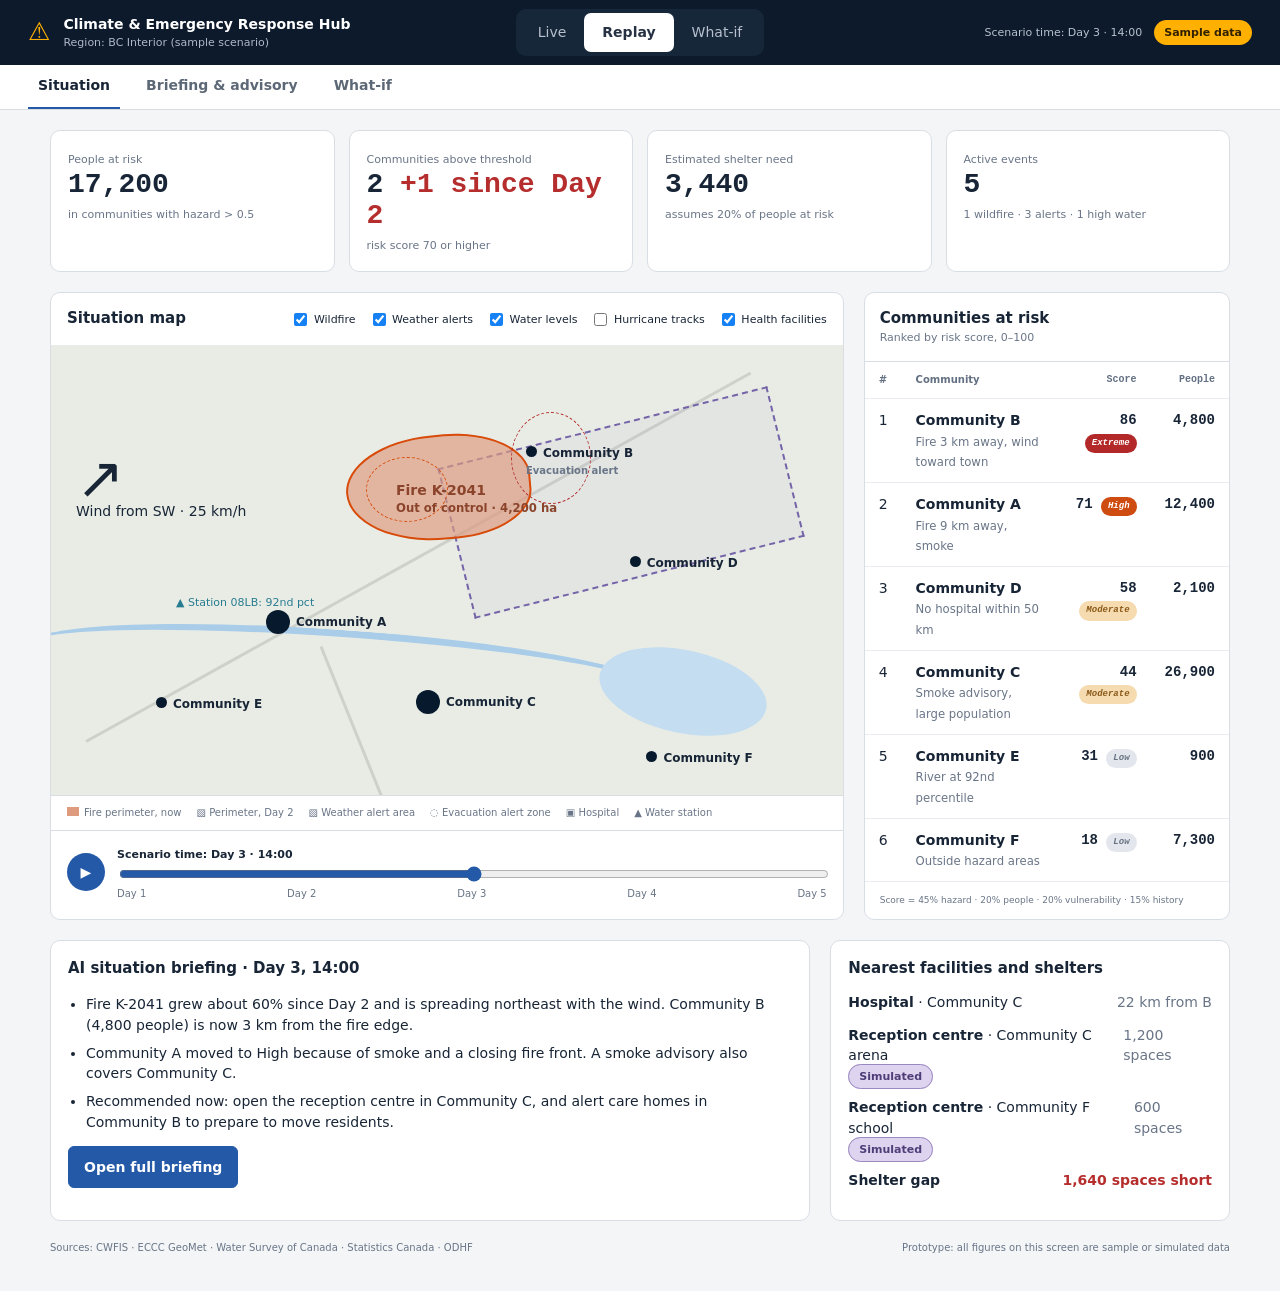
<file: Climate_Hub_UI_Mockup.html>
<!doctype html>
<html lang="en">
<head>
  <meta charset="utf-8">
  <meta name="viewport" content="width=device-width, initial-scale=1">
  <title>Climate & Emergency Response Hub — UI Mockup</title>
  <style>
    :root{--navy:#0c1a2b;--blue:#2459a8;--blue2:#e8f0fb;--ink:#182536;--muted:#697587;--bg:#f3f5f7;--line:#d9dee5;--orange:#d84b0a;--red:#b52d2d;--purple:#7564a8;--water:#a9cce9;--map:#e8ece5;--radius:10px}*{box-sizing:border-box}body{margin:0;color:var(--ink);background:#fff;font:14px/1.45 Inter,ui-sans-serif,system-ui,-apple-system,"Segoe UI",sans-serif}button,select,input{font:inherit}button{cursor:pointer}.topbar{height:65px;background:var(--navy);color:white;display:grid;grid-template-columns:1fr auto 1fr;align-items:center;padding:0 28px}.brand{display:flex;align-items:center;gap:13px}.warn{color:#ffb000;font-size:25px}.brand strong{display:block;font-size:14px}.brand small{display:block;color:#aeb8c8;font-size:11px}.mode{display:flex;background:#17273a;border-radius:10px;padding:4px}.mode button{border:0;border-radius:7px;padding:9px 18px;color:#b7c0cc;background:transparent}.mode button.active{background:white;color:#263243;font-weight:750}.scenario{justify-self:end;display:flex;align-items:center;gap:12px;color:#b8c1ce;font-size:11px}.tag{border-radius:999px;padding:5px 10px;font-weight:750}.tag.sample{background:#ffb000;color:#312100}.tag.sim{border:1px solid #9a88c1;background:#ded4ef;color:#4f3d78}.tabs{height:45px;display:flex;align-items:end;gap:16px;padding-left:28px;border-bottom:1px solid var(--line)}.tabs button{height:45px;border:0;border-bottom:2px solid transparent;background:transparent;color:#5d6877;padding:0 10px;font-weight:650}.tabs button.active{color:var(--ink);border-color:var(--blue)}main{background:var(--bg);min-height:calc(100vh - 110px);padding:20px 28px 36px}.view{display:none;max-width:1180px;margin:auto}.view.active{display:block}.card{background:#fff;border:1px solid var(--line);border-radius:var(--radius)}.card-title{font-weight:800;font-size:15px}.muted{color:var(--muted)}.small{font-size:11px}.stats{display:grid;grid-template-columns:repeat(4,1fr);gap:14px;margin-bottom:20px}.stat{padding:17px}.stat strong{display:block;margin:2px 0;font:700 28px/1.1 ui-monospace,SFMono-Regular,Consolas,monospace}.stat .change{display:inline;color:var(--red);font:700 12px/1.1 inherit}.situation-grid{display:grid;grid-template-columns:2.08fr .96fr;gap:20px}.map-card{overflow:hidden}.map-head{display:flex;justify-content:space-between;align-items:center;padding:15px 16px}.layers{display:flex;flex-wrap:wrap;gap:13px;font-size:11px}.layers label{white-space:nowrap}.layers input{accent-color:#1681f5;vertical-align:middle}.map{height:450px;position:relative;overflow:hidden;background:var(--map)}.road{position:absolute;height:3px;background:#cdd1ca;transform-origin:left center}.road.r1{width:760px;left:35px;top:395px;transform:rotate(-29deg)}.road.r2{width:270px;left:270px;top:300px;transform:rotate(68deg)}.river{position:absolute;left:-25px;top:285px;width:630px;height:74px;border-top:7px solid var(--water);border-radius:50%;transform:rotate(4deg)}.lake{position:absolute;width:170px;height:83px;right:75px;bottom:62px;border-radius:50%;background:#c5ddf0;transform:rotate(12deg)}.fire{position:absolute;left:295px;top:90px;width:185px;height:105px;background:#df9b7eaa;border:2px solid var(--orange);border-radius:52% 48% 45% 55%;transform:rotate(-5deg)}.old-fire{position:absolute;left:315px;top:112px;width:82px;height:65px;border:1.5px dashed var(--orange);border-radius:50%}.smoke{position:absolute;left:400px;top:80px;width:340px;height:155px;border:2px dashed var(--purple);transform:rotate(-14deg);background:#9b8bc112}.evac{position:absolute;left:460px;top:67px;width:80px;height:92px;border:1.5px dashed var(--red);border-radius:50%}.marker{position:absolute;font-size:12px;font-weight:750}.marker:before{content:"";display:inline-block;width:11px;height:11px;border-radius:50%;margin-right:6px;background:#07192c}.marker.big:before{width:24px;height:24px;vertical-align:middle}.m-a{left:215px;top:265px}.m-b{left:475px;top:100px}.m-c{left:365px;top:345px}.m-d{right:105px;top:210px}.m-e{left:105px;bottom:82px}.m-f{right:90px;bottom:28px}.fire-label{position:absolute;left:345px;top:135px;color:#8b442b;font-weight:800}.fire-label small{display:block}.wind{position:absolute;left:25px;top:110px}.wind:before{content:"↗";display:block;font-size:58px;line-height:.8}.station{position:absolute;left:125px;top:250px;color:#287c91;font-size:11px}.legend{display:flex;gap:15px;flex-wrap:wrap;padding:10px 16px;border-top:1px solid var(--line);font-size:10px;color:var(--muted)}.legend i{display:inline-block;width:12px;height:9px;margin-right:5px;background:#df9b7e}.timeline{padding:12px 16px 15px;border-top:1px solid var(--line)}.timeline-top{display:flex;align-items:center;gap:12px}.play{width:38px;height:38px;border:0;border-radius:50%;background:var(--blue);color:white}.track{flex:1}.track input{width:100%;accent-color:var(--blue)}.days{display:flex;justify-content:space-between;color:var(--muted);font-size:10px}.risk-card{overflow:hidden}.risk-card header{padding:15px;border-bottom:1px solid var(--line)}table{border-collapse:collapse;width:100%}th{text-align:left;color:#637083;font-size:10px}th,td{padding:11px 14px;border-bottom:1px solid #e9ecf0;vertical-align:top}td.num,th.num{text-align:right;font-family:ui-monospace,SFMono-Regular,Consolas,monospace;font-weight:700}.community b{display:block}.community small{color:var(--muted)}.risk-pill{display:inline-block;padding:3px 7px;border-radius:999px;font-size:9px;font-weight:800}.extreme{background:#b32828;color:white}.high{background:#cf4c11;color:white}.moderate{background:#f5dbaf;color:#8a5919}.low{background:#e3e7ed;color:#667181}.formula{padding:12px 15px;color:var(--muted);font-size:9px}.lower{display:grid;grid-template-columns:1.75fr .92fr;gap:20px;margin-top:20px}.brief-card,.facility{padding:17px}.brief-card ul{padding-left:18px}.brief-card li{margin:8px 0}.primary,.secondary{border-radius:6px;padding:10px 15px;font-weight:750}.primary{border:1px solid var(--blue);background:var(--blue);color:white}.secondary{border:1px solid #d2d8e0;background:#fff;color:#354153}.facility p{display:flex;justify-content:space-between;margin:12px 0}.danger{color:var(--red);font-weight:800}.footer{display:flex;justify-content:space-between;margin-top:20px;color:var(--muted);font-size:10px}.briefing-layout{display:grid;grid-template-columns:2fr .98fr;gap:20px}.document{padding:27px}.document h1{font-size:22px;margin:0}.document h2{font-size:15px;margin:22px 0 9px}.doc-head{display:flex;justify-content:space-between;gap:15px}.doc-actions{display:flex;gap:8px}.document p{margin:6px 0}.source{display:inline-block;border-radius:999px;background:var(--blue2);color:#51647c;padding:2px 7px;font-size:9px;font-weight:700}.actions{display:grid;gap:8px}.action-row{display:flex;gap:12px;padding:12px;border:1px solid var(--line);border-radius:8px}.action-row input{width:16px;height:16px}.action-row b{display:inline}.data-gap{margin-top:18px;padding:14px;border-radius:8px;background:#f5f6f8}.side{display:grid;gap:20px}.advisory,.ask{padding:17px}.advisory-head{display:flex;justify-content:space-between;align-items:center}.lang button{border:1px solid var(--line);padding:8px 13px;background:#fff}.lang button.active{background:var(--navy);color:white}.notice{margin:12px 0;padding:11px;border:1px solid #eac487;background:#fff7e9;border-radius:7px;color:#76501a;font-weight:700}.advisory-box{padding:13px;border:1px solid var(--line);border-radius:8px;margin:10px 0}.advisory-box.alt{background:#f8f9fb}.advisory-box h3{font-size:13px;margin:0 0 8px}.advisory-box ul{margin:4px 0;padding-left:18px}.ask .question{margin:10px 0;padding:12px 14px;background:#e5edf8;border-radius:8px 8px 0 8px;margin-left:25px}.answer{padding:12px;background:#f0f2f4;border-radius:8px}.ask-form{display:flex;gap:6px;margin-top:10px}.ask-form input{min-width:0;flex:1;border:1px solid #cdd4dd;border-radius:6px;padding:10px}.whatif-layout{display:grid;grid-template-columns:310px 1fr;gap:20px}.trigger{padding:17px;align-self:start}.trigger h2,.projection h2,.impact h2,.recommend h2{font-size:15px;margin:0}.trigger label{display:block;font-size:11px;font-weight:750;margin:15px 0 6px}.trigger select{width:100%;padding:10px;border:1px solid #cdd4dd;border-radius:6px;background:white}.trigger input{width:100%;accent-color:var(--blue)}.select-row{display:grid;grid-template-columns:1fr 1fr;gap:10px}.trigger .primary{width:100%;margin-top:12px}.what-content{display:grid;gap:20px}.projection{padding:17px}.maps-compare{display:grid;grid-template-columns:1fr 1fr;gap:14px;margin-top:14px}.mini-map{height:245px;position:relative;overflow:hidden;border:1px solid var(--line);border-radius:8px;background:var(--map)}.mini-map.what{border:2px solid var(--purple)}.mini-title{position:absolute;inset:0 0 auto;background:#fff;padding:10px;font-weight:750;z-index:3}.mini-map .fire{left:135px;top:65px;width:145px;height:80px}.mini-map.what .fire{left:130px;top:78px;width:205px;height:110px}.mini-map .old-fire{left:145px;top:70px}.mini-map .smoke{left:200px;top:65px;width:210px;height:150px}.mini-map .marker{font-size:11px}.mini-map .m-a{left:80px;top:155px}.mini-map .m-b{left:235px;top:85px}.mini-map .m-c{left:205px;top:190px}.mini-map .m-d{right:50px;top:130px}.mini-map .m-f{right:85px;bottom:28px}.impact{padding:17px}.impact td{padding:11px 0}.impact .change{text-align:right;color:var(--red);font-weight:800}.recommend{padding:17px;border:2px solid var(--purple)}.recommend ol{padding-left:20px}.recommend li{margin:8px 0}.screen-note{display:none;padding:10px;background:#fff4d4;color:#70541b;text-align:center}@media(max-width:900px){.topbar{grid-template-columns:1fr auto;height:auto;padding:12px 18px}.mode{order:3;grid-column:1/-1;justify-self:center;margin-top:10px}.scenario{font-size:0}.stats{grid-template-columns:1fr 1fr}.situation-grid,.lower,.briefing-layout,.whatif-layout{grid-template-columns:1fr}.map{height:390px}.whatif-layout{display:block}.trigger{margin-bottom:20px}}@media(max-width:600px){main{padding:14px}.topbar{padding:10px 14px}.brand strong{font-size:12px}.tabs{padding-left:4px;overflow-x:auto}.tabs button{white-space:nowrap}.stats{grid-template-columns:1fr}.layers{display:none}.map{transform-origin:top left}.maps-compare{grid-template-columns:1fr}.document{padding:18px}.doc-head{display:block}.doc-actions{margin-top:12px}.footer{display:block}.footer span{display:block;margin-top:5px}.screen-note{display:block}}
  </style>
</head>
<body>
  <header class="topbar">
    <div class="brand"><span class="warn">⚠</span><div><strong>Climate &amp; Emergency Response Hub</strong><small>Region: BC Interior (sample scenario)</small></div></div>
    <div class="mode" aria-label="Scenario mode"><button data-view="situation">Live</button><button class="active" data-view="situation">Replay</button><button data-view="whatif">What-if</button></div>
    <div class="scenario"><span id="scenario-copy">Scenario time: Day 3 · 14:00</span><span class="tag sample" id="scenario-tag">Sample data</span></div>
  </header>
  <nav class="tabs" aria-label="Dashboard sections"><button class="active" data-view="situation">Situation</button><button data-view="briefing">Briefing &amp; advisory</button><button data-view="whatif">What-if</button></nav>
  <div class="screen-note">The layout stacks on small screens. Use the tabs to view each mockup screen.</div>
  <main>
    <section class="view active" id="situation">
      <div class="stats">
        <article class="card stat"><span class="muted small">People at risk</span><strong>17,200</strong><span class="muted small">in communities with hazard &gt; 0.5</span></article>
        <article class="card stat"><span class="muted small">Communities above threshold</span><strong>2 <span class="change">+1 since Day 2</span></strong><span class="muted small">risk score 70 or higher</span></article>
        <article class="card stat"><span class="muted small">Estimated shelter need</span><strong>3,440</strong><span class="muted small">assumes 20% of people at risk</span></article>
        <article class="card stat"><span class="muted small">Active events</span><strong>5</strong><span class="muted small">1 wildfire · 3 alerts · 1 high water</span></article>
      </div>
      <div class="situation-grid">
        <article class="card map-card">
          <div class="map-head"><span class="card-title">Situation map</span><div class="layers"><label><input type="checkbox" checked> Wildfire</label><label><input type="checkbox" checked> Weather alerts</label><label><input type="checkbox" checked> Water levels</label><label><input type="checkbox"> Hurricane tracks</label><label><input type="checkbox" checked> Health facilities</label></div></div>
          <div class="map"><span class="road r1"></span><span class="road r2"></span><span class="river"></span><span class="lake"></span><span class="smoke"></span><span class="fire"></span><span class="old-fire"></span><span class="evac"></span><span class="fire-label">Fire K-2041<small>Out of control · 4,200 ha</small></span><span class="wind">Wind from SW · 25 km/h</span><span class="station">▲ Station 08LB: 92nd pct</span><span class="marker big m-a">Community A</span><span class="marker m-b">Community B<br><small class="muted">Evacuation alert</small></span><span class="marker big m-c">Community C</span><span class="marker m-d">Community D</span><span class="marker m-e">Community E</span><span class="marker m-f">Community F</span></div>
          <div class="legend"><span><i></i>Fire perimeter, now</span><span>▧ Perimeter, Day 2</span><span>▧ Weather alert area</span><span>◌ Evacuation alert zone</span><span>▣ Hospital</span><span>▲ Water station</span></div>
          <div class="timeline"><div class="timeline-top"><button class="play" aria-label="Play scenario">▶</button><div class="track"><b class="small">Scenario time: Day 3 · 14:00</b><input type="range" min="1" max="5" value="3"><div class="days"><span>Day 1</span><span>Day 2</span><span>Day 3</span><span>Day 4</span><span>Day 5</span></div></div></div></div>
        </article>
        <article class="card risk-card"><header><div class="card-title">Communities at risk</div><div class="muted small">Ranked by risk score, 0–100</div></header><table><thead><tr><th>#</th><th>Community</th><th class="num">Score</th><th class="num">People</th></tr></thead><tbody><tr><td>1</td><td class="community"><b>Community B</b><small>Fire 3 km away, wind toward town</small></td><td class="num">86 <i class="risk-pill extreme">Extreme</i></td><td class="num">4,800</td></tr><tr><td>2</td><td class="community"><b>Community A</b><small>Fire 9 km away, smoke</small></td><td class="num">71 <i class="risk-pill high">High</i></td><td class="num">12,400</td></tr><tr><td>3</td><td class="community"><b>Community D</b><small>No hospital within 50 km</small></td><td class="num">58 <i class="risk-pill moderate">Moderate</i></td><td class="num">2,100</td></tr><tr><td>4</td><td class="community"><b>Community C</b><small>Smoke advisory, large population</small></td><td class="num">44 <i class="risk-pill moderate">Moderate</i></td><td class="num">26,900</td></tr><tr><td>5</td><td class="community"><b>Community E</b><small>River at 92nd percentile</small></td><td class="num">31 <i class="risk-pill low">Low</i></td><td class="num">900</td></tr><tr><td>6</td><td class="community"><b>Community F</b><small>Outside hazard areas</small></td><td class="num">18 <i class="risk-pill low">Low</i></td><td class="num">7,300</td></tr></tbody></table><div class="formula">Score = 45% hazard · 20% people · 20% vulnerability · 15% history</div></article>
      </div>
      <div class="lower"><article class="card brief-card"><div class="card-title">AI situation briefing · Day 3, 14:00</div><ul><li>Fire K-2041 grew about 60% since Day 2 and is spreading northeast with the wind. Community B (4,800 people) is now 3 km from the fire edge.</li><li>Community A moved to High because of smoke and a closing fire front. A smoke advisory also covers Community C.</li><li>Recommended now: open the reception centre in Community C, and alert care homes in Community B to prepare to move residents.</li></ul><button class="primary" data-view="briefing">Open full briefing</button></article><article class="card facility"><div class="card-title">Nearest facilities and shelters</div><p><span><b>Hospital</b> · Community C</span><span class="muted">22 km from B</span></p><p><span><b>Reception centre</b> · Community C arena<br><span class="tag sim small">Simulated</span></span><span class="muted">1,200 spaces</span></p><p><span><b>Reception centre</b> · Community F school<br><span class="tag sim small">Simulated</span></span><span class="muted">600 spaces</span></p><p><b>Shelter gap</b><span class="danger">1,640 spaces short</span></p></article></div>
      <footer class="footer"><span>Sources: CWFIS · ECCC GeoMet · Water Survey of Canada · Statistics Canada · ODHF</span><span>Prototype: all figures on this screen are sample or simulated data</span></footer>
    </section>

    <section class="view" id="briefing"><div class="briefing-layout"><article class="card document"><div class="doc-head"><div><h1>Situation briefing · BC Interior</h1><div class="muted small">Day 3, 14:00 · Generated from scored data only · Previous briefing: Day 2, 14:00</div></div><div class="doc-actions"><button class="secondary">Regenerate</button><button class="primary">Export PDF</button></div></div><h2>What is happening</h2><p>Wildfire K-2041 is out of control at 4,200 ha, up about 60% since Day 2. Winds from the southwest at 25 km/h are pushing it northeast. An air quality statement for smoke covers the area downwind, and the river near Community E is at its 92nd percentile for this date. <span class="source">CWFIS</span> <span class="source">ECCC GeoMet</span> <span class="source">Water Survey</span></p><h2>Who is at risk</h2><table><thead><tr><th>Community</th><th>Score</th><th class="num">People</th><th>Main driver</th></tr></thead><tbody><tr><td><b>Community B</b></td><td>86</td><td class="num">4,800</td><td>Fire 3 km away, downwind</td></tr><tr><td><b>Community A</b></td><td>71</td><td class="num">12,400</td><td>Fire 9 km away, smoke</td></tr><tr><td><b>Community D</b></td><td>58</td><td class="num">2,100</td><td>No hospital within 50 km, 24% aged 65+</td></tr></tbody></table><p><span class="source">Statistics Canada</span> <span class="source">ODHF (2020)</span></p><h2>What changed since Day 2</h2><ul><li>Community B rose from High (64) to Extreme (86) as the fire front closed from 8 km to 3 km.</li><li>Community A entered the High band because of the new smoke advisory.</li><li>People in communities above the threshold rose from 4,800 to 17,200.</li></ul><h2>Recommended preparedness actions</h2><div class="actions"><label class="action-row"><input type="checkbox"><span><b>Open the reception centre at the Community C arena</b> (1,200 spaces).<br><small class="muted">Why: estimated shelter need of 3,440 is above current capacity.</small></span></label><label class="action-row"><input type="checkbox"><span><b>Alert care homes in Community B</b> to prepare residents for possible relocation.<br><small class="muted">Why: score 86, with the fire downwind and closing.</small></span></label><label class="action-row"><input type="checkbox"><span><b>Pre-position medical support in Community D.</b><br><small class="muted">Why: no hospital within 50 km and an older population.</small></span></label><label class="action-row"><input type="checkbox"><span><b>Find 1,640 more shelter spaces</b> outside the smoke area.<br><small class="muted">Why: the shelter gap shown on the Situation screen.</small></span></label></div><div class="data-gap"><b>Data gaps</b><br><span class="muted">Shelter capacities are simulated. Facility data dates from 2020. Fire perimeters are agency-reported daily, so the 14:00 position is interpolated.</span></div></article><aside class="side"><article class="card advisory"><div class="advisory-head"><div class="card-title">Public advisory draft</div><div class="lang"><button class="active">EN</button><button>FR</button></div></div><div class="notice">For review — not an official alert. A person must approve before release.</div><div class="advisory-box"><h3>Evacuation alert — Community B</h3><p>A wildfire is 3 km from Community B and moving toward the town with the wind. Be ready to leave on short notice.</p><b>What to do now</b><ul><li>Pack essentials: medication, documents, water, phone charger.</li><li>Plan where you will go. A reception centre is open at the Community C arena.</li><li>Check on neighbours who may need help.</li></ul><p>Listen to local radio and official channels for an evacuation order.</p></div><div class="advisory-box alt"><span class="muted small">Français</span><h3>Alerte d'évacuation — Collectivité B</h3><p>Un feu de forêt se trouve à 3 km de la collectivité B et se dirige vers la ville avec le vent. Soyez prêts à partir sans délai.</p><b>Que faire maintenant</b><ul><li>Préparez l'essentiel : médicaments, documents, eau, chargeur de téléphone.</li><li>Prévoyez où vous irez. Un centre d'accueil est ouvert à l'aréna de la collectivité C.</li><li>Prenez des nouvelles des voisins qui pourraient avoir besoin d'aide.</li></ul></div><button class="secondary">Edit draft</button> <button class="primary">Send for approval</button></article><article class="card ask"><div class="card-title">Ask the hub</div><div class="question">Which at-risk communities have no hospital within 50 km?</div><div class="answer">Community D (2,100 people, score 58). The nearest hospital is in Community C, 64 km away.<br><small class="muted">Used: /communities/risk, /communities/D · Sources: ODHF (2020), Statistics Canada</small></div><div class="ask-form"><input placeholder="Ask about risk, people or resources"><button class="primary">Ask</button></div></article></aside></div></section>

    <section class="view" id="whatif"><div class="whatif-layout"><aside class="card trigger"><h2>What-if trigger</h2><div class="muted small">Change one condition and compare against the baseline</div><div class="data-gap small">Starting from: <b>Fire K-2041 replay, Day 3 · 14:00</b></div><label>Change</label><select><option>Wind shift</option></select><label>New wind direction</label><select><option>From the west</option></select><label>Wind speed: <b id="wind-speed">40 km/h</b></label><input id="wind-range" type="range" min="10" max="70" value="40"><div class="select-row"><div><label>Starts</label><select><option>In 12 hours</option></select></div><div><label>Project ahead</label><select><option>48 hours</option></select></div></div><button class="primary">Run what-if</button><p class="muted small">Projected spread is an illustrative model, not a fire behaviour forecast. Risk scoring, population and facilities are the same as the live system.</p></aside><div class="what-content"><article class="card projection"><h2>Projected fire at +48 h</h2><div class="maps-compare"><div class="mini-map"><span class="mini-title">Baseline · wind from SW, 25 km/h</span><span class="fire"></span><span class="old-fire"></span><span class="lake"></span><span class="marker m-a">A</span><span class="marker m-b">B</span><span class="marker m-c">C</span><span class="marker m-d">D</span><span class="marker m-f">F</span></div><div class="mini-map what"><span class="mini-title">What-if · wind from W, 40 km/h <i class="tag sim small">Simulated</i></span><span class="smoke"></span><span class="fire"></span><span class="old-fire"></span><span class="lake"></span><span class="marker m-a">A</span><span class="marker m-b">B</span><span class="marker m-c">C</span><span class="marker m-d">D</span><span class="marker m-f">F</span></div></div><div class="legend"><span><i></i>Projected perimeter, +48 h</span><span>▧ Perimeter now</span><span>▧ Simulated smoke alert</span></div></article><article class="card impact"><h2>Impact if the wind shifts</h2><table><thead><tr><th>Measure at +48 h</th><th class="num">Baseline</th><th class="num">What-if</th><th class="num">Change</th></tr></thead><tbody><tr><td>Communities above threshold</td><td class="num">2</td><td class="num">4</td><td class="change">+2 (C, D)</td></tr><tr><td>People at risk</td><td class="num">17,200</td><td class="num">46,200</td><td class="change">+29,000</td></tr><tr><td>Estimated shelter need</td><td class="num">3,440</td><td class="num">9,240</td><td class="change">+5,800</td></tr><tr><td>Reception centres still usable</td><td class="num">2</td><td class="num">1</td><td class="change">Community C arena lost</td></tr><tr><td>Shelter gap</td><td class="num">1,640</td><td class="num">8,640</td><td class="change">+7,000</td></tr><tr><td>Hospitals inside a hazard area</td><td class="num">0</td><td class="num">1</td><td class="change">Community C</td></tr></tbody></table><p class="muted small">Rank changes: Community D 58 → 79 · Community C 44 → 72 · Community B 86 → 74 (fire turns away)</p></article><article class="card recommend"><h2>If this happens, act now</h2><ol><li><b>Don't rely on the Community C arena.</b> Plan a reception centre outside the projected smoke area, such as the Community F school, plus a second site [TO CONFIRM].</li><li><b>Request regional shelter support</b> for about 8,600 spaces before the shift arrives in 12 hours.</li><li><b>Prepare the Community C hospital</b> for a possible patient transfer, and identify the receiving hospital.</li><li><b>Pre-alert Community D:</b> 2,100 people, an older population and no hospital within 50 km.</li></ol><button class="primary" data-view="briefing">Add to briefing</button> <button class="secondary" data-view="situation">Back to situation</button></article></div></div></section>
  </main>
  <script>
    const views = document.querySelectorAll('.view');
    const tabs = document.querySelectorAll('[data-view]');
    function showView(name){
      views.forEach(view => view.classList.toggle('active', view.id === name));
      document.querySelectorAll('.tabs [data-view]').forEach(tab => tab.classList.toggle('active', tab.dataset.view === name));
      document.querySelectorAll('.mode [data-view]').forEach(tab => tab.classList.toggle('active', name === 'whatif' ? tab.dataset.view === 'whatif' : tab.textContent.trim() === 'Replay'));
      const whatif = name === 'whatif';
      document.getElementById('scenario-copy').textContent = whatif ? 'Base: Day 3 · 14:00, projected +48 h' : 'Scenario time: Day 3 · 14:00';
      const tag = document.getElementById('scenario-tag');
      tag.textContent = whatif ? 'Simulated' : 'Sample data';
      tag.className = `tag ${whatif ? 'sim' : 'sample'}`;
      window.scrollTo({top:0,behavior:'smooth'});
    }
    tabs.forEach(tab => tab.addEventListener('click', () => showView(tab.dataset.view)));
    const range = document.getElementById('wind-range');
    range.addEventListener('input', () => document.getElementById('wind-speed').textContent = `${range.value} km/h`);
    document.querySelector('.play').addEventListener('click', event => { event.currentTarget.textContent = event.currentTarget.textContent === '▶' ? 'Ⅱ' : '▶'; });
  </script>
</body>
</html>
</file>
